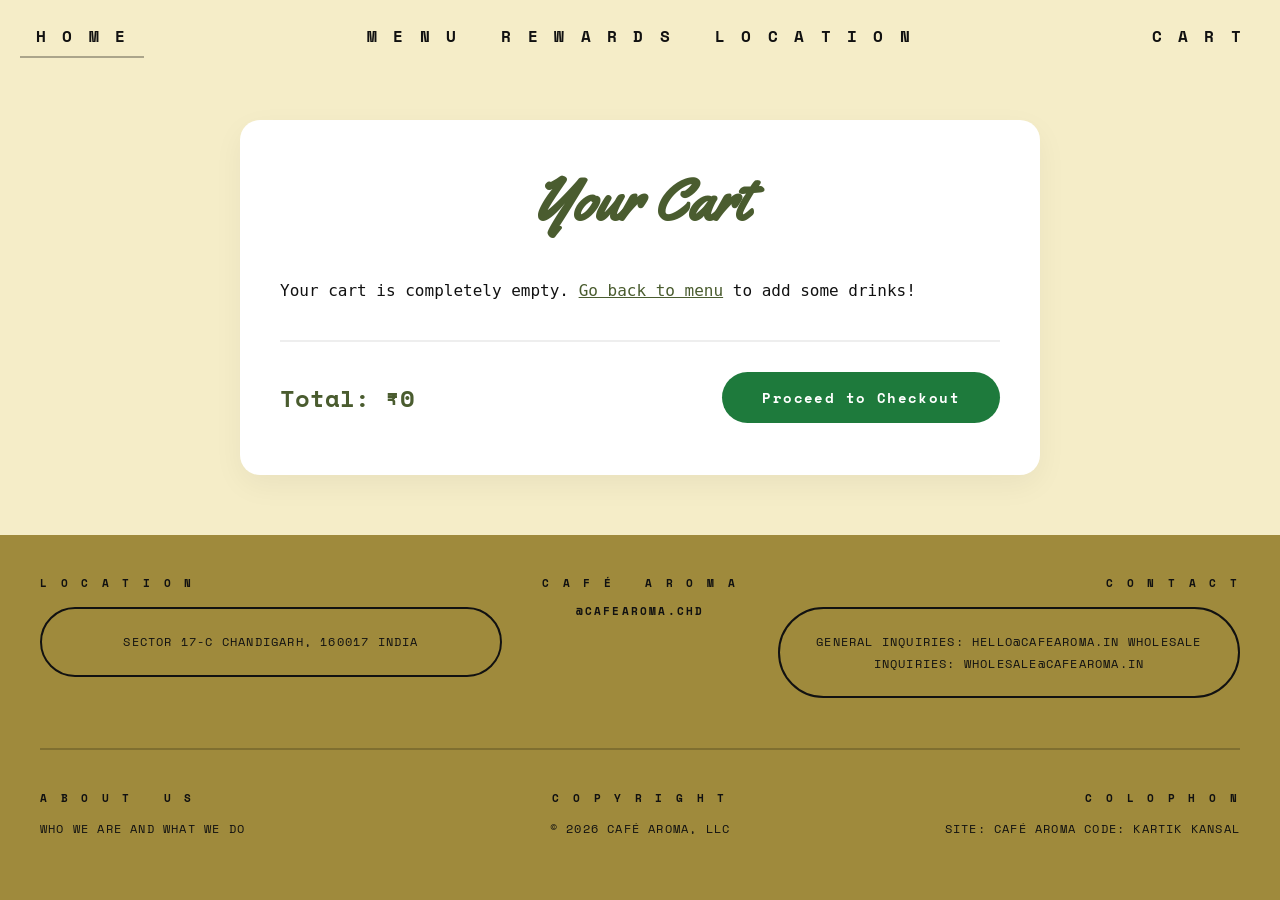
<file: cart.html>
<!DOCTYPE html>
<html lang="en">
<head>
  <meta charset="UTF-8">
  <meta name="viewport" content="width=device-width, initial-scale=1.0">
  <meta name="description" content="Review your selected specialty coffees and proceed to checkout at Café Aroma.">
  <meta name="theme-color" content="#1a1a1a">
  <title>Café Aroma — Cart</title>
  
  <link rel="preconnect" href="https://fonts.googleapis.com">
  <link rel="preconnect" href="https://fonts.gstatic.com" crossorigin>
  <link href="https://fonts.googleapis.com/css2?family=Yellowtail&family=Space+Mono:wght@400;700&display=swap" rel="stylesheet">
  
  <link rel="stylesheet" href="css/navbar.css">
  <link rel="stylesheet" href="css/footer.css">
  
  <style>
    body {
      margin: 0;
      padding: 0;
      background-color: #f5edc8; /* Cream background for cart */
      font-family: 'Space Mono', monospace;
      color: #111;
      display: flex;
      flex-direction: column;
      min-height: 100vh;
    }
    
    .cart-wrapper {
      flex-grow: 1;
      max-width: 800px;
      margin: 120px auto 60px; /* Space for navbar */
      padding: 40px;
      background: #fff;
      border-radius: 20px;
      box-shadow: 0 10px 30px rgba(0,0,0,0.05);
      width: 100%;
      box-sizing: border-box;
    }

    h1 {
      font-family: 'Yellowtail', cursive;
      font-size: 60px;
      color: #4a5c2f;
      margin: 0 0 40px 0;
      text-align: center;
    }
    
    .checkout-row {
      display: flex;
      justify-content: space-between;
      align-items: center;
      margin-top: 40px;
      padding-top: 30px;
      border-top: 2px solid #eee;
    }
    
    .total-price {
      font-size: 24px;
      font-weight: 700;
      color: #4a5c2f;
    }
    
    .checkout-btn {
      background: #1e7a3c;
      color: #fff;
      border: none;
      padding: 15px 40px;
      font-family: 'Space Mono', monospace;
      font-size: 14px;
      font-weight: 700;
      letter-spacing: 0.1em;
      border-radius: 999px;
      cursor: pointer;
      transition: background 0.2s;
    }
    
    .checkout-btn:hover {
      background: #155c2c;
    }

    /* Base styles for JS injected cart rows */
    .cart-item-row { display: flex; align-items: center; justify-content: space-between; }
    .cart-item-left { display: flex; align-items: center; gap: 20px; }
    .cart-item-right { display: flex; align-items: center; gap: 20px; }
    
    @media (max-width: 768px) {
      .cart-wrapper { padding: 30px 20px; margin: 90px auto 40px; }
      h1 { font-size: 40px; }
      
      .cart-item-row { flex-direction: column; align-items: flex-start; gap: 16px; }
      .cart-item-right { width: 100%; justify-content: space-between; border-top: 1px dashed #eee; padding-top: 12px; }
      
      .checkout-row { flex-direction: column; gap: 20px; }
      .checkout-btn { width: 100%; }
    }

    /* Compact cart footer */
    .site-footer {
      min-height: auto;
      padding: 40px 40px;
    }
  </style>
</head>
<body>

  <nav>
    <a class="pill mobile-home-btn" href="index.html">H O M E</a>
    <div class="nav-center" id="mobile-menu">
      <a class="pill hamburger-only" href="index.html">H O M E</a>
      <a class="pill" href="menu.html">M E N U</a>
      <a class="pill" href="rewards.html">R E W A R D S</a>
      <a class="pill" href="index.html#locations">L O C A T I O N</a>
      <a class="pill hamburger-only" href="cart.html">C A R T</a>
    </div>
    <a class="pill desktop-cart" href="cart.html">C A R T</a>
    <button class="hamburger-btn" aria-label="Toggle menu" onclick="document.getElementById('mobile-menu').classList.toggle('menu-open')">☰</button>
  </nav>

  <div class="cart-wrapper">
    <h1>Your Cart</h1>
    
    <!-- JS will populate this container -->
    <div id="cart-page-items">
      <!-- Items go here -->
    </div>
    
    <div class="checkout-row">
      <div class="total-price">Total: <span id="cart-total-price">₹0</span></div>
      <button class="checkout-btn" id="checkout-btn">Proceed to Checkout</button>
    </div>
  </div>

  <!-- FOOTER -->
  <footer class="site-footer">

    <!-- Top row: LOCATION | Brand + Social | CONTACT -->
    <div class="footer-top">

      <!-- Left: Location -->
      <div class="footer-col">
        <span class="footer-label">L O C A T I O N</span>
        <div class="footer-oval">
          <p class="footer-text">SECTOR 17-C
CHANDIGARH, 160017
INDIA</p>
        </div>
      </div>

      <!-- Center: Logo -->
      <div class="footer-col-center">
        <span class="footer-label">C A F &Eacute; &nbsp; A R O M A</span>
        <span class="footer-social">@CAFEAROMA.CHD</span>
      </div>

      <!-- Right: Contact -->
      <div class="footer-col" style="align-items: flex-end;">
        <span class="footer-label">C O N T A C T</span>
        <div class="footer-oval">
          <p class="footer-text">GENERAL INQUIRIES:
HELLO@CAFEAROMA.IN

WHOLESALE INQUIRIES:
WHOLESALE@CAFEAROMA.IN</p>
        </div>
      </div>

    </div>

    <!-- Mid row: About Us | Copyright | Colophon -->
    <div class="footer-mid">
      <div class="footer-mid-col">
        <span class="footer-label">A B O U T &nbsp; U S</span>
        <p class="footer-text" style="text-align:left;">WHO WE ARE AND
WHAT WE DO</p>
      </div>
      <div class="footer-mid-col center">
        <span class="footer-label">C O P Y R I G H T</span>
        <p class="footer-text">&copy; 2026 CAF&Eacute; AROMA, LLC</p>
      </div>
      <div class="footer-mid-col right">
        <span class="footer-label">C O L O P H O N</span>
        <p class="footer-text">SITE: CAFÉ AROMA
          CODE: KARTIK KANSAL</p>
      </div>
    </div>
  </footer>

  <!-- Link the shared cart.js to handle the logic -->
  <script src="js/cart.js"></script>
</body>
</html>
</file>
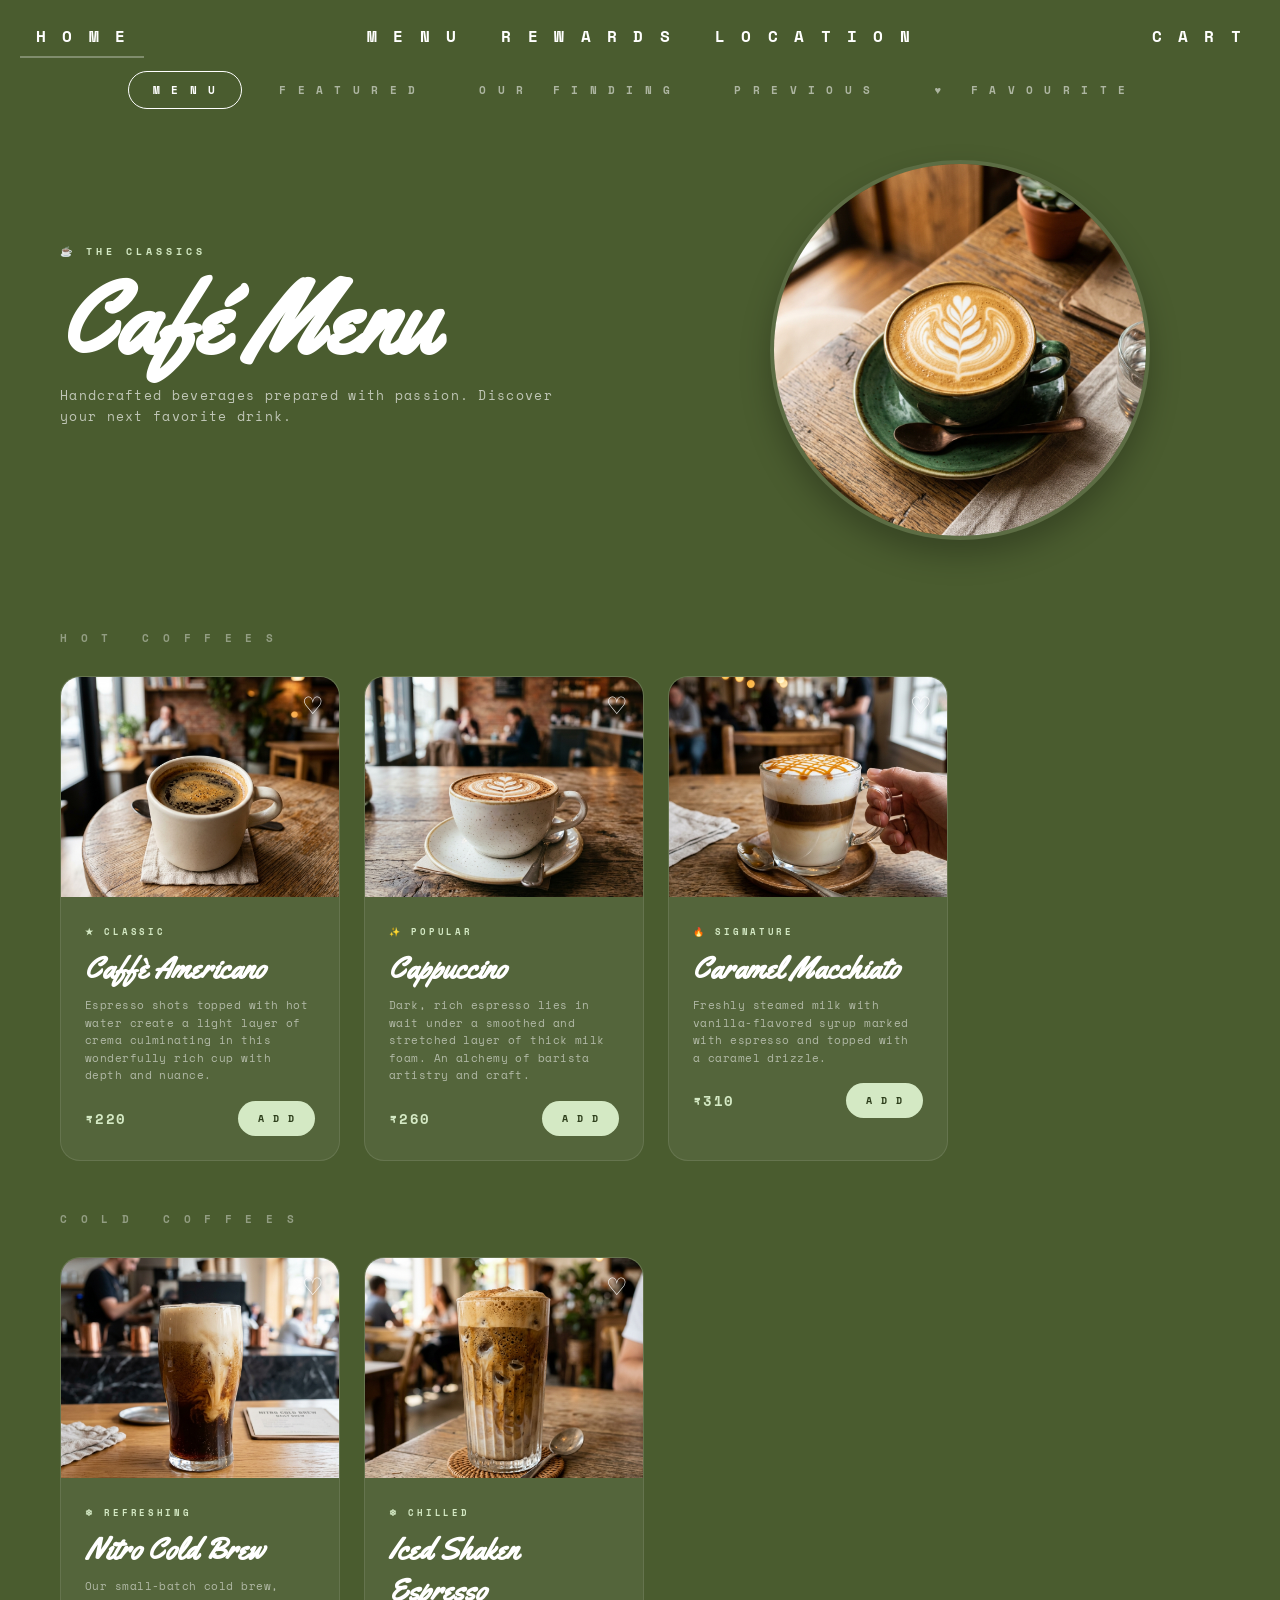
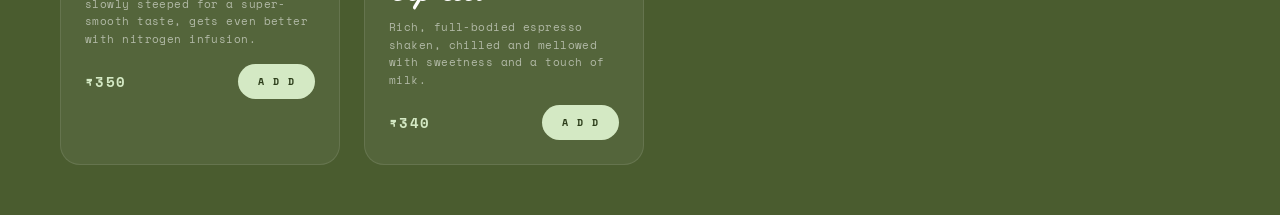
<file: menu.html>
<!DOCTYPE html>

<html lang="en">

<head>
  <!-- Basic Meta Tags (Syllabus: Introduction to HTML) -->
  <meta charset="UTF-8" />
  <meta name="viewport" content="width=device-width, initial-scale=1.0" />
  <meta name="description" content="Explore our menu of specialty hot and cold coffees, featured seasonal drinks, and signature pouches." />
  <meta name="theme-color" content="#1a1a1a" />
  <title>Café Aroma — Menu</title>

  <!-- Google Fonts -->
  <link rel="preconnect" href="https://fonts.googleapis.com" />
  <link rel="preconnect" href="https://fonts.gstatic.com" crossorigin />
  <link href="https://fonts.googleapis.com/css2?family=Yellowtail&family=Space+Mono:wght@400;700&display=swap"
    rel="stylesheet" />

  <!--
    CSS FILES — one per section (easy to find and study!)
    navbar.css      → top navigation bar
    menu-tabs.css   → sub-navigation tabs + tab switching logic
    menu-products.css → product cards (image, name, add button)
    menu-featured.css → featured/finding/previous panel content
    footer.css      → footer at the bottom
  -->
  <link rel="stylesheet" href="css/navbar.css?v=1.1" />
  <link rel="stylesheet" href="css/menu-tabs.css?v=1.1" />
  <link rel="stylesheet" href="css/menu-products.css?v=1.1" />
  <link rel="stylesheet" href="css/menu-featured.css?v=1.1" />
  <link rel="stylesheet" href="css/footer.css?v=1.1" />
</head>

<body>


  <nav>
    <a class="pill mobile-home-btn" href="index.html">H O M E</a>

    <div class="nav-center" id="mobile-menu">
      <a class="pill hamburger-only" href="index.html">H O M E</a>
      <a class="pill" href="#">M E N U</a>
      <a class="pill" href="rewards.html">R E W A R D S</a>
      <a class="pill" href="index.html#locations">L O C A T I O N</a>
      <a class="pill hamburger-only" href="cart.html">C A R T</a>
    </div>

    <a class="pill desktop-cart" href="cart.html">C A R T</a>
    <button class="hamburger-btn" aria-label="Toggle menu"
      onclick="document.getElementById('mobile-menu').classList.toggle('menu-open')">☰</button>
  </nav>

  <!-- TAB CONTROLS (JAVASCRIPT) -->
  <!-- Using Flexbox to arrange the labels side-by-side -->
  <div class="sub-nav">
    <div class="tab-btn active" data-target="panel-menu" data-color="#4a5c2f">M E N U</div>
    <div class="tab-btn" data-target="panel-featured" data-color="#5a7a5a">F E A T U R E D</div>
    <div class="tab-btn" data-target="panel-finding" data-color="#788c8c">O U R &nbsp; F I N D I N G</div>
    <div class="tab-btn" data-target="panel-previous" data-color="#7b5042">P R E V I O U S</div>
    <div class="tab-btn" data-target="panel-fav" data-color="#6c424a">&#9829; &nbsp; F A V O U R I T E</div>
  </div>

  <div class="menu-layout">
    <div class="tab-panels">

      <!-- MENU PANEL (Starbucks-style drinks) -->
      <div class="tab-panel panel-menu active" id="panel-menu">
        <div class="featured-hero">
          <div class="featured-banner">
            <div class="banner-text-col">
              <p class="featured-season-tag" style="color: #d4e9c4;">☕ THE CLASSICS</p>
              <h2 class="featured-banner-title">Café Menu</h2>
              <p class="featured-banner-sub">Handcrafted beverages prepared with passion. Discover your next favorite drink.</p>
            </div>
            <div class="banner-img-col">
              <img src="assets/drinks/menu_latte_art_1779387256110.png" alt="Café Menu" class="banner-circle-img">
            </div>
          </div>

          <div class="featured-drinks-section">
            <p class="featured-drinks-title" style="margin-top: -20px;">H O T &nbsp; C O F F E E S</p>

            <div class="featured-grid" id="hot-coffee-grid">
              <!-- JS will dynamically inject product cards here! -->
            </div>

            <p class="featured-drinks-title" style="margin-top: 50px;">C O L D &nbsp; C O F F E E S</p>
            <div class="featured-grid" id="cold-coffee-grid">
              <!-- JS will dynamically inject product cards here! -->
            </div>
          </div>
        </div>
      </div>

      <!-- FEATURED PANEL (Starbucks seasonal) -->
      <div class="tab-panel panel-featured" id="panel-featured">
        <div class="featured-hero">
          <!-- Big seasonal banner -->
          <div class="featured-banner">
            <div class="banner-text-col">
              <p class="featured-season-tag">☀ SUMMER SERIES 2026</p>
              <h2 class="featured-banner-title">Summer Sips</h2>
              <p class="featured-banner-sub">Sun-kissed drinks crafted to keep you cool. Limited season, unlimited flavour.</p>
              <a href="#" class="featured-order-btn">O R D E R &nbsp; N O W</a>
            </div>
            <div class="banner-img-col">
              <img src="assets/drinks/summer_mango_peach_1779387273424.png" alt="Summer Sips" class="banner-circle-img">
            </div>
          </div>
          <!-- Featured drink cards -->
          <div class="featured-drinks-section">
            <p class="featured-drinks-title">T H I S &nbsp; W E E K ' S &nbsp; P I C K S</p>
            <div class="featured-grid">

              <div class="featured-card" data-id="feat-1">
                <button class="heart-btn"
                  style="position: absolute; top: 15px; right: 15px; background: none; border: none; font-size: 24px; color: #fff; cursor: pointer; text-shadow: 0 2px 4px rgba(0,0,0,0.3); z-index: 10;">♡</button>
                <img class="featured-card-img" src="assets/drinks/mango_cold_brew_1779306848768.png"
                  alt="Mango Cold Brew">
                <div class="featured-card-body">
                  <p class="featured-card-tag">&#9733; STAFF FAVOURITE</p>
                  <h3 class="featured-card-title">Mango Cold Brew</h3>
                  <p class="featured-card-desc">Slow-steeped cold brew shaken with real mango purée and a hint of
                    chilli. Dangerously refreshing.</p>
                  <div class="featured-card-footer">
                    <span class="featured-card-price">&#8377; 340</span>
                    <button class="featured-card-btn add-to-cart-btn" data-id="feat-1" data-name="Mango Cold Brew"
                      data-price="340">A D D</button>
                  </div>
                </div>
              </div>

              <div class="featured-card" data-id="feat-2">
                <button class="heart-btn"
                  style="position: absolute; top: 15px; right: 15px; background: none; border: none; font-size: 24px; color: #fff; cursor: pointer; text-shadow: 0 2px 4px rgba(0,0,0,0.3); z-index: 10;">♡</button>
                <img class="featured-card-img" src="assets/drinks/lavender_latte_1779307028256.png"
                  alt="Lavender Latte">
                <div class="featured-card-body">
                  <p class="featured-card-tag">&#128293; TRENDING</p>
                  <h3 class="featured-card-title">Lavender Latte</h3>
                  <p class="featured-card-desc">Oat milk latte with house-made lavender syrup and a dusting of dried
                    lavender buds on top.</p>
                  <div class="featured-card-footer">
                    <span class="featured-card-price">&#8377; 310</span>
                    <button class="featured-card-btn add-to-cart-btn" data-id="feat-2" data-name="Lavender Latte"
                      data-price="310">A D D</button>
                  </div>
                </div>
              </div>

            </div>
          </div>
        </div>
      </div>

      <!-- OUR FINDING PANEL — Coffee Pouches -->
      <div class="tab-panel panel-finding" id="panel-finding">
        <div class="featured-hero">
          <div class="featured-banner">
            <div class="banner-text-col">
              <p class="featured-season-tag" style="color: #d4e9c4;">🌾 OUR SIGNATURE BLENDS</p>
              <h2 class="featured-banner-title" style="font-size: clamp(40px, 8vw, 80px); line-height: 1.1;">Our Finding</h2>
              <p class="featured-banner-sub">Explore our premium, curated coffee beans and signature blends roasted to perfection.</p>
            </div>
            <div class="banner-img-col">
              <img src="assets/drinks/our_finding_blend_1779387289369.png" alt="Signature Blends" class="banner-circle-img">
            </div>
          </div>
          <div class="featured-drinks-section" style="padding: 0 40px; background: transparent;">
            <!-- Reuse the existing shop grid with pouches -->
            <div class="shop-grid" style="padding: 0; overflow-x: auto; margin-top: 20px;">

            <div class="product-card" id="finding-french-vanilla" data-id="find-1" style="position:relative;">
              <button class="heart-btn"
                style="position: absolute; top: 15px; right: 15px; background: none; border: none; font-size: 24px; color: #fff; cursor: pointer; text-shadow: 0 2px 4px rgba(0,0,0,0.3); z-index: 10;">♡</button>
              <div class="product-img-wrap">

                <img src="french-vanilla.jpeg" alt="French Vanilla Ground Coffee" />
              </div>
              <div class="product-info">
                <p class="product-name">French Vanilla</p>
                <div class="product-size-row">
                  <button class="size-btn"><svg viewBox="0 0 24 24">
                      <polyline points="6 9 12 15 18 9" />
                    </svg>12 OZ &#8377;1,499</button>
                </div>
                <div class="product-action-row">
                  <div class="combined-add-btn">
                    <div class="qty-control">
                      <button class="qty-btn" onclick="changeQty(this,-1)">&#8722;</button>
                      <span class="qty-num" id="qty-find-1">1</span>
                      <button class="qty-btn" onclick="changeQty(this,1)">+</button>
                    </div>
                    <div class="qty-divider"></div>
                    <button class="add-btn-text add-to-cart-btn" data-id="find-1" data-name="French Vanilla"
                      data-price="1499">A D D</button>
                  </div>
                </div>
              </div>
            </div>

            <div class="product-card" id="finding-hazelnut-vanilla" data-id="find-2" style="position:relative;">
              <button class="heart-btn"
                style="position: absolute; top: 15px; right: 15px; background: none; border: none; font-size: 24px; color: #fff; cursor: pointer; text-shadow: 0 2px 4px rgba(0,0,0,0.3); z-index: 10;">♡</button>
              <div class="product-img-wrap">
                <img src="hazelnut-vanilla.jpeg" alt="Hazelnut Vanilla Ground Coffee" />
              </div>
              <div class="product-info">
                <p class="product-name">Hazelnut Vanilla</p>
                <div class="product-size-row">
                  <button class="size-btn"><svg viewBox="0 0 24 24">
                      <polyline points="6 9 12 15 18 9" />
                    </svg>12 OZ &#8377;1,499</button>
                </div>
                <div class="product-action-row">
                  <div class="combined-add-btn">
                    <div class="qty-control">
                      <button class="qty-btn" onclick="changeQty(this,-1)">&#8722;</button>
                      <span class="qty-num" id="qty-find-2">1</span>
                      <button class="qty-btn" onclick="changeQty(this,1)">+</button>
                    </div>
                    <div class="qty-divider"></div>
                    <button class="add-btn-text add-to-cart-btn" data-id="find-2" data-name="Hazelnut Vanilla"
                      data-price="1499">A D D</button>
                  </div>
                </div>
              </div>
            </div>

            <div class="product-card" id="finding-hazelnut-roast" data-id="find-3" style="position:relative;">
              <button class="heart-btn"
                style="position: absolute; top: 15px; right: 15px; background: none; border: none; font-size: 24px; color: #fff; cursor: pointer; text-shadow: 0 2px 4px rgba(0,0,0,0.3); z-index: 10;">♡</button>
              <div class="product-img-wrap">
                <img src="hazelnut-roast.jpeg" alt="Hazelnut Roast Ground Coffee" />
              </div>
              <div class="product-info">
                <p class="product-name">Hazelnut Roast</p>
                <div class="product-size-row">
                  <button class="size-btn"><svg viewBox="0 0 24 24">
                      <polyline points="6 9 12 15 18 9" />
                    </svg>12 OZ &#8377;1,649</button>
                </div>
                <div class="product-action-row">
                  <div class="combined-add-btn">
                    <div class="qty-control">
                      <button class="qty-btn" onclick="changeQty(this,-1)">&#8722;</button>
                      <span class="qty-num" id="qty-find-3">1</span>
                      <button class="qty-btn" onclick="changeQty(this,1)">+</button>
                    </div>
                    <div class="qty-divider"></div>
                    <button class="add-btn-text add-to-cart-btn" data-id="find-3" data-name="Hazelnut Roast"
                      data-price="1649">A D D</button>
                  </div>
                </div>
              </div>
            </div>

            <div class="product-card" id="finding-original-roast" data-id="find-4" style="position:relative;">
              <button class="heart-btn"
                style="position: absolute; top: 15px; right: 15px; background: none; border: none; font-size: 24px; color: #fff; cursor: pointer; text-shadow: 0 2px 4px rgba(0,0,0,0.3); z-index: 10;">♡</button>
              <div class="product-img-wrap">
                <img src="original-roast.jpeg" alt="Original Roast Ground Coffee" />
              </div>
              <div class="product-info">
                <p class="product-name">Original Roast</p>
                <div class="product-size-row">
                  <button class="size-btn"><svg viewBox="0 0 24 24">
                      <polyline points="6 9 12 15 18 9" />
                    </svg>12 OZ &#8377;1,499</button>
                </div>
                <div class="product-action-row">
                  <div class="combined-add-btn">
                    <div class="qty-control">
                      <button class="qty-btn" onclick="changeQty(this,-1)">&#8722;</button>
                      <span class="qty-num" id="qty-find-4">1</span>
                      <button class="qty-btn" onclick="changeQty(this,1)">+</button>
                    </div>
                    <div class="qty-divider"></div>
                    <button class="add-btn-text add-to-cart-btn" data-id="find-4" data-name="Original Roast"
                      data-price="1499">A D D</button>
                  </div>
                </div>
              </div>
            </div>
          </div>
        </div>
      </div>

      </div>

      <!-- PREVIOUS PANEL -->
      <div class="tab-panel panel-previous" id="panel-previous">
        <div class="featured-hero">
          <div class="featured-banner">
            <div class="banner-text-col">
              <h2 class="featured-banner-title" style="font-size: clamp(40px, 8vw, 80px); line-height: 1.1;">Past Orders</h2>
              <p class="featured-banner-sub">Your previous orders will appear here. Reorder your favorites with one tap.</p>
              <a href="#" class="featured-order-btn" style="color: #7b5042;">E X P L O R E &nbsp; M E N U</a>
            </div>
            <div class="banner-img-col">
              <img src="assets/drinks/past_orders_cozy_1779387308735.png" alt="Past Orders" class="banner-circle-img">
            </div>
          </div>
          <div class="featured-drinks-section" style="min-height: 40vh; background: transparent;">
            <div class="featured-grid" id="previous-grid">
              <!-- JS will inject previous orders here -->
            </div>
          </div>
        </div>
      </div>

      <!-- FAVOURITE PANEL -->
      <div class="tab-panel panel-fav" id="panel-fav">
        <div class="featured-hero">
          <div class="featured-banner">
            <div class="banner-text-col">
              <h2 class="featured-banner-title" style="font-size: clamp(40px, 8vw, 80px); line-height: 1.1;">Your Favorites</h2>
              <p class="featured-banner-sub">Tap the heart on any item to save it here for quick access later.</p>
              <a href="#" class="featured-order-btn" style="color: #6c424a;">E X P L O R E &nbsp; M E N U</a>
            </div>
            <div class="banner-img-col">
              <img src="assets/drinks/fav_white_mocha_1779387327189.png" alt="Your Favorites" class="banner-circle-img">
            </div>
          </div>
          <div class="featured-drinks-section" style="min-height: 40vh; background: transparent;">
            <div class="featured-grid" id="fav-grid">
              <!-- JS will inject favorite orders here -->
            </div>
          </div>
        </div>
      </div>

    </div>
  </div>

  <!-- JAVASCRIPT IMPORTS (Syllabus: Connecting external scripts) -->
  <script src="js/menu-data.js"></script>
  <script src="js/previous-orders.js"></script>
  <script src="js/tabs.js"></script>
  <script src="js/cart.js"></script>
  <script src="js/favorites.js"></script>
</body>

</html>
</file>
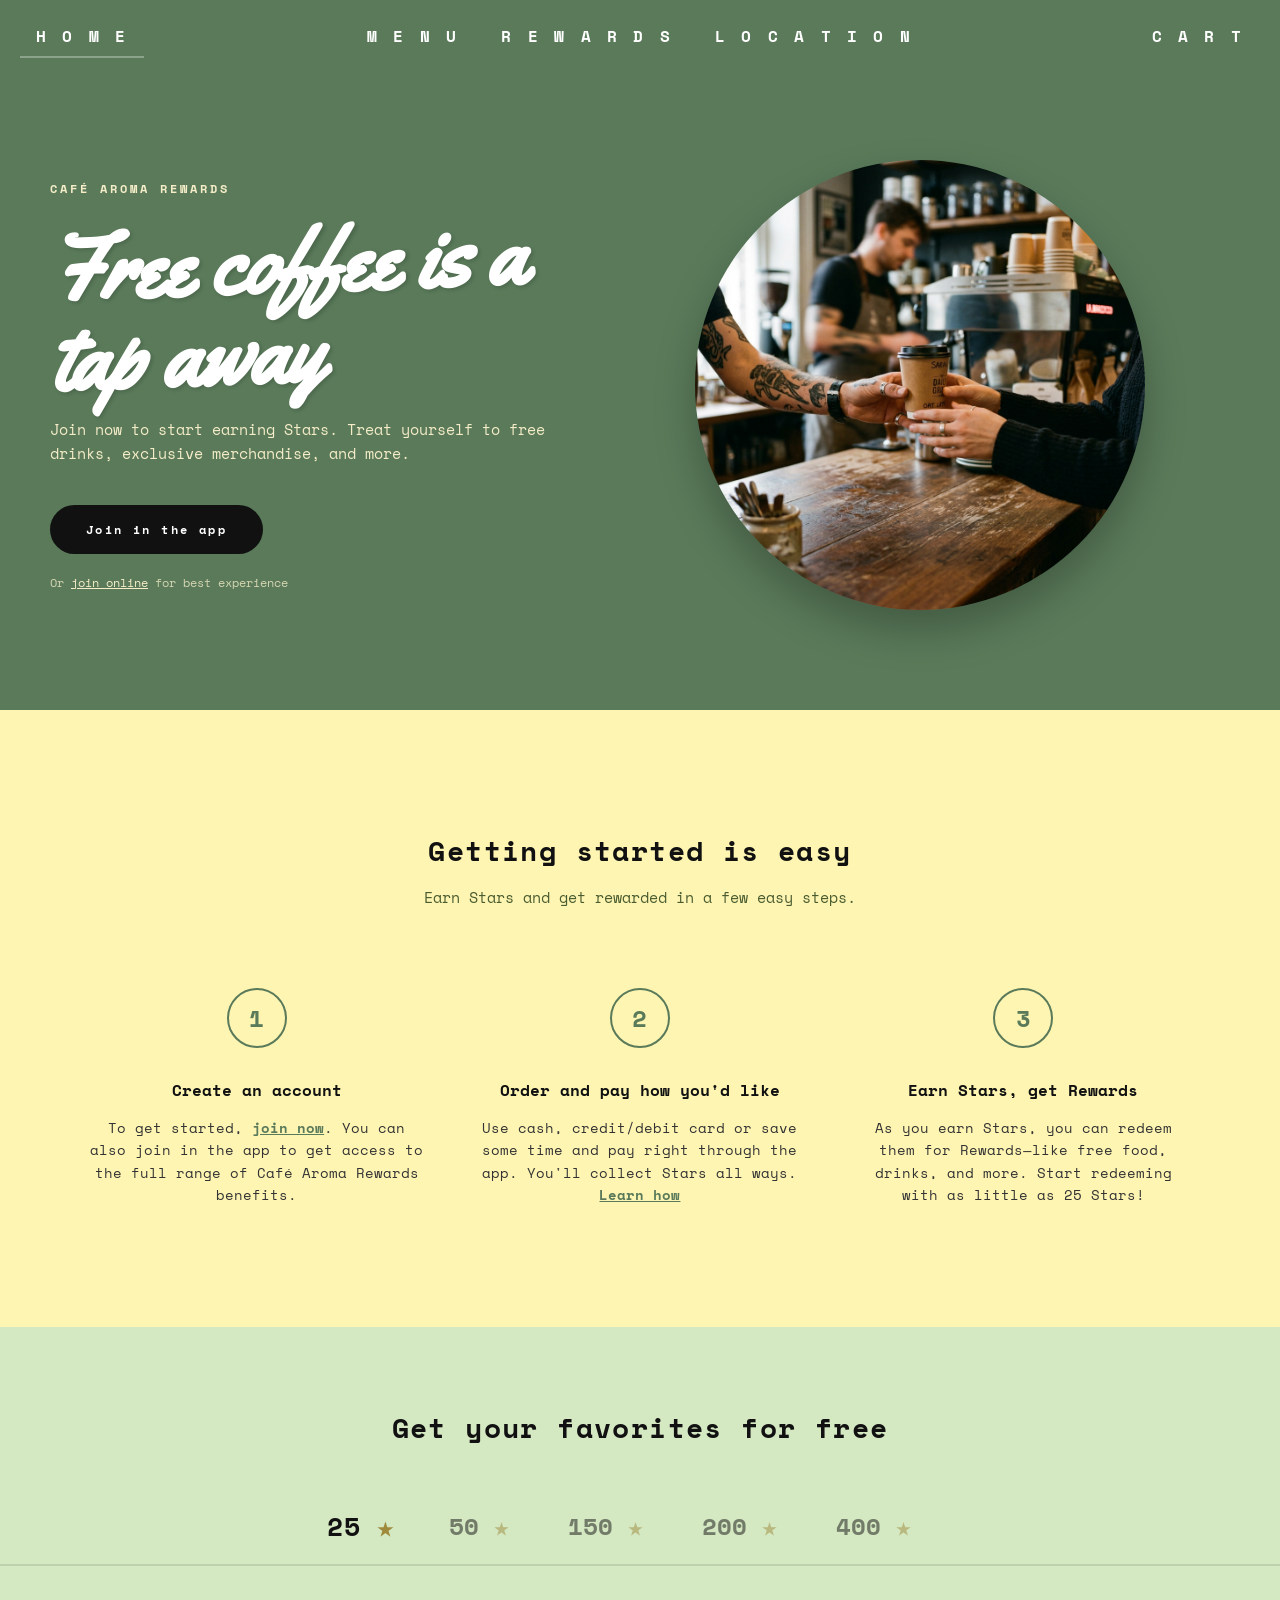
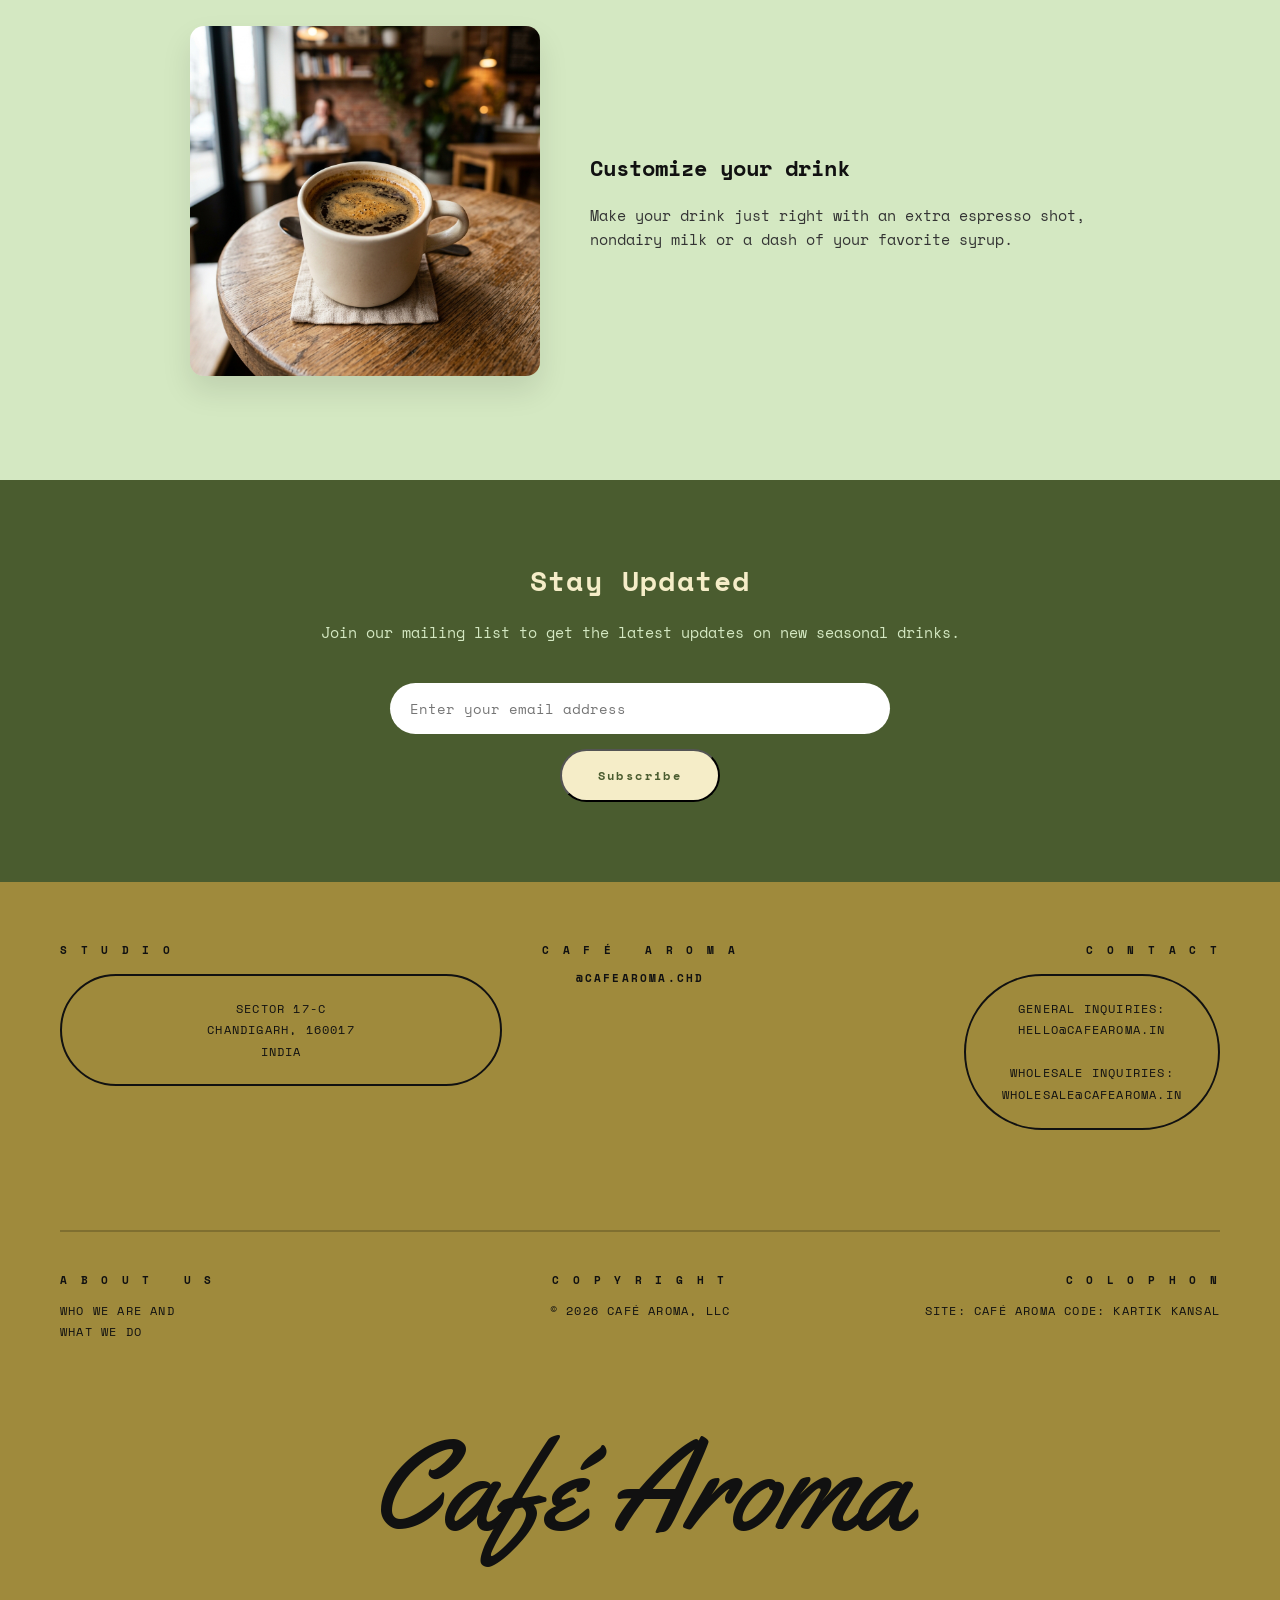
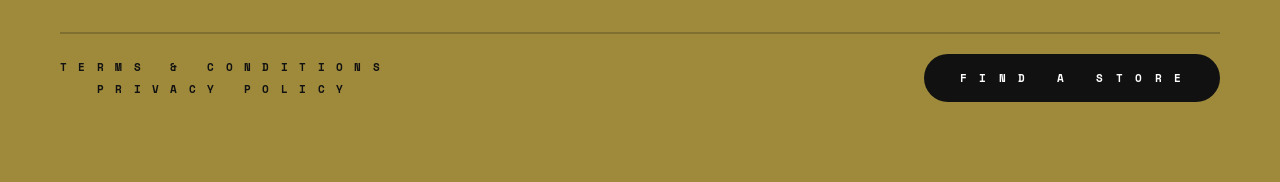
<file: rewards.html>
<!DOCTYPE html>
<html lang="en">

<head>
  <meta charset="UTF-8" />
  <meta name="viewport" content="width=device-width, initial-scale=1.0" />
  <meta name="description" content="Earn points and unlock exclusive perks with the Café Aroma rewards program." />
  <meta name="theme-color" content="#1a1a1a" />
  <title>Café Aroma — Rewards</title>

  <!-- Google Fonts -->
  <link rel="preconnect" href="https://fonts.googleapis.com" />
  <link rel="preconnect" href="https://fonts.gstatic.com" crossorigin />
  <link href="https://fonts.googleapis.com/css2?family=Yellowtail&family=Space+Mono:wght@400;700&display=swap"
    rel="stylesheet" />

  <!--
    CSS FILES
    navbar.css      → top navigation bar
    rewards.css     → rewards page layout (hero, steps, interactive tabs)
    footer.css      → unified site footer
  -->
  <link rel="stylesheet" href="css/navbar.css" />
  <link rel="stylesheet" href="css/rewards.css" />
  <link rel="stylesheet" href="css/footer.css" />
</head>


<body>

  <!-- NAVIGATION -->
  <nav>
    <a class="pill mobile-home-btn" href="index.html">H O M E</a>
    <div class="nav-center" id="mobile-menu">
      <a class="pill hamburger-only" href="index.html">H O M E</a>
      <a class="pill" href="menu.html">M E N U</a>
      <a class="pill" href="rewards.html">R E W A R D S</a>
      <a class="pill" href="index.html#locations">L O C A T I O N</a>
      <a class="pill hamburger-only" href="cart.html">C A R T</a>
    </div>
    <a class="pill desktop-cart" href="cart.html">C A R T</a>
    <button class="hamburger-btn" aria-label="Toggle menu"
      onclick="document.getElementById('mobile-menu').classList.toggle('menu-open')">☰</button>
  </nav>

  <!-- REWARDS HERO -->
  <section class="hero-rewards">
    <div class="hero-text-col">
      <p class="rewards-season">CAF&Eacute; AROMA REWARDS</p>
      <h1 class="rewards-title">Free coffee is a tap away</h1>
      <p class="rewards-subtitle">Join now to start earning Stars. Treat yourself to free drinks, exclusive merchandise,
        and more.</p>
      <a href="#" class="join-btn">Join in the app</a>
      <p class="rewards-login">Or <a href="#">join online</a> for best experience</p>
    </div>
    <div class="hero-img-col">
      <img src="assets/drinks/rewards_hero_bg_1779308086908.png" alt="Handing over coffee" class="hero-circle-img">
    </div>
  </section>

  <!-- HOW IT WORKS -->
  <section class="how-it-works">
    <div class="hiw-header">
      <h2 class="section-label">Getting started is easy</h2>
      <p class="section-sublabel">Earn Stars and get rewarded in a few easy steps.</p>
    </div>
    <div class="steps-grid">
      <div class="step-card">
        <div class="step-number">1</div>
        <h3 class="step-title">Create an account</h3>
        <p class="step-desc">To get started, <a href="#">join now</a>. You can also join in the app to get access to the
          full range of Café Aroma Rewards benefits.</p>
      </div>
      <div class="step-card">
        <div class="step-number">2</div>
        <h3 class="step-title">Order and pay how you'd like</h3>
        <p class="step-desc">Use cash, credit/debit card or save some time and pay right through the app. You'll collect
          Stars all ways. <a href="#">Learn how</a></p>
      </div>
      <div class="step-card">
        <div class="step-number">3</div>
        <h3 class="step-title">Earn Stars, get Rewards</h3>
        <p class="step-desc">As you earn Stars, you can redeem them for Rewards—like free food, drinks, and more. Start
          redeeming with as little as 25 Stars!</p>
      </div>
    </div>
  </section>

  <!-- GET YOUR FAVORITES (JAVASCRIPT TABS) -->
  <section class="favorites-section">
    <h2 class="section-label center">Get your favorites for free</h2>

    <!-- Tab Navigation (The Star Numbers) -->
    <div class="star-nav-container">
      <div class="star-nav">
        <!-- data-target matches the ID of the panel to show -->
        <div class="star-tab active" data-target="panel-25">25 <span class="star-icon">★</span></div>
        <div class="star-tab" data-target="panel-50">50 <span class="star-icon">★</span></div>
        <div class="star-tab" data-target="panel-150">150 <span class="star-icon">★</span></div>
        <div class="star-tab" data-target="panel-200">200 <span class="star-icon">★</span></div>
        <div class="star-tab" data-target="panel-400">400 <span class="star-icon">★</span></div>
        <div class="tab-indicator"></div>
      </div>
    </div>

    <!-- Tab Content Panels -->
    <div class="star-content-container">

      <!-- Panel 25 (Active by default) -->
      <div class="star-panel active" id="panel-25">
        <div class="panel-img-wrap"><img src="assets/drinks/americano_1779306724447.png" alt="Espresso Shot"></div>
        <div class="panel-text">
          <h3>Customize your drink</h3>
          <p>Make your drink just right with an extra espresso shot, nondairy milk or a dash of your favorite syrup.</p>
        </div>
      </div>

      <div class="star-panel" id="panel-50">
        <div class="panel-img-wrap"><img src="assets/drinks/cappuccino_1779306743726.png" alt="Brewed Coffee"></div>
        <div class="panel-text">
          <h3>Brewed hot or iced coffee or tea, bakery item, packaged snack and more</h3>
          <p>Treat yourself to an iced coffee, buttery croissant, bag of chips and more.</p>
        </div>
      </div>

      <div class="star-panel" id="panel-150">
        <div class="panel-img-wrap"><img src="assets/drinks/caramel_macchiato_1779306756833.png"
            alt="Handcrafted Drink"></div>
        <div class="panel-text">
          <h3>Handcrafted drink (Cold Brew, lattes and more) or hot breakfast</h3>
          <p>Turn good mornings great with a delicious handcrafted drink of your choice, breakfast sandwich or oatmeal
            on us.</p>
        </div>
      </div>

      <div class="star-panel" id="panel-200">
        <div class="panel-img-wrap"><img src="assets/drinks/iced_shaken_espresso_1779306835976.png"
            alt="Lunch Sandwich"></div>
        <div class="panel-text">
          <h3>Lunch sandwich, protein box or salad</h3>
          <p>Nourish your day with a hearty Chipotle Chicken Wrap or Eggs & Cheese Protein Box.</p>
        </div>
      </div>

      <div class="star-panel" id="panel-400">
        <div class="panel-img-wrap"><img src="assets/drinks/nitro_cold_brew_1779306815886.png" alt="Coffee Beans"></div>
        <div class="panel-text">
          <h3>Select Café Aroma merchandise or at-home coffee</h3>
          <p>Take home a signature cup, drink tumbler or your choice of Café Aroma packaged coffee.</p>
        </div>
      </div>

    </div>
  </section>

  <!-- NEWSLETTER SIGNUP FORM (For Form Validation L27-30) -->
  <section class="newsletter-section" style="background-color: #4a5c2f; padding: 80px 50px; text-align: center;">
    <h2 class="section-label" style="color: #f5edc8; margin-bottom: 20px;">Stay Updated</h2>
    <p class="section-sublabel" style="color: #d4e8c2; margin-bottom: 40px;">Join our mailing list to get the latest
      updates on new seasonal drinks.</p>

    <form id="newsletter-form"
      style="max-width: 500px; margin: 0 auto; display: flex; flex-direction: column; align-items: center; gap: 15px;">
      <input type="text" id="email-input" placeholder="Enter your email address"
        style="width: 100%; padding: 15px 20px; font-family: 'Space Mono', monospace; font-size: 14px; border-radius: 999px; border: none; outline: none;">
      <!-- This paragraph is hidden by default and will be used by JS to show errors -->
      <p id="email-error"
        style="color: #ff4b4b; font-family: 'Space Mono', monospace; font-size: 12px; display: none; margin: 0;"></p>

      <button type="submit" class="join-btn" style="background-color: #f5edc8; color: #4a5c2f;">Subscribe</button>
    </form>
  </section>

  <!-- FOOTER (Unified from footer.css) -->
  <footer class="site-footer">
    <div class="footer-top">
      <div class="footer-col">
        <span class="footer-label">S T U D I O</span>
        <div class="footer-oval">
          <p class="footer-text">SECTOR 17-C<br>CHANDIGARH, 160017<br>INDIA</p>
        </div>
      </div>
      <div class="footer-col-center">
        <span class="footer-label">C A F &Eacute; &nbsp; A R O M A</span>
        <span class="footer-social">@CAFEAROMA.CHD</span>
      </div>
      <div class="footer-col" style="align-items: flex-end;">
        <span class="footer-label">C O N T A C T</span>
        <div class="footer-oval">
          <p class="footer-text">GENERAL INQUIRIES:<br>HELLO@CAFEAROMA.IN<br><br>WHOLESALE
            INQUIRIES:<br>WHOLESALE@CAFEAROMA.IN</p>
        </div>
      </div>
    </div>

    <div class="footer-mid">
      <div class="footer-mid-col">
        <span class="footer-label">A B O U T &nbsp; U S</span>
        <p class="footer-text" style="text-align:left;">WHO WE ARE AND<br>WHAT WE DO</p>
      </div>
      <div class="footer-mid-col center">
        <span class="footer-label">C O P Y R I G H T</span>
        <p class="footer-text">&copy; 2026 CAF&Eacute; AROMA, LLC</p>
      </div>
      <div class="footer-mid-col right">
        <span class="footer-label">C O L O P H O N</span>
        <p class="footer-text">SITE: CAFÉ AROMA
          CODE: KARTIK KANSAL</p>
      </div>
    </div>

    <div class="footer-big-name">Caf&eacute; Aroma</div>

    <div class="footer-bottom">
      <div class="footer-bottom-links">
        <a href="#" class="footer-bottom-link">T E R M S &nbsp; &amp; &nbsp; C O N D I T I O N S</a>
        <a href="#" class="footer-bottom-link">P R I V A C Y &nbsp; P O L I C Y</a>
      </div>
      <a href="#" class="footer-btn">F I N D &nbsp; A &nbsp; S T O R E</a>
    </div>
  </footer>

  <!-- JavaScript Files -->
  <script src="js/tabs.js"></script>
  <script src="js/validation.js"></script>
  <script src="js/cart.js"></script>
</body>

</html>
</file>
<file: css/navbar.css>
/* ============================================================
   navbar.css — Navigation Bar (shared by ALL pages)
   Topic: Flexbox (Lecture 19-21), Position (Lecture 16-18)
   ============================================================ */

/* Remove default margin and padding from EVERY element */
* {
  margin: 0;      /* no outside spacing */
  padding: 0;     /* no inside spacing */
  box-sizing: border-box; /* padding won't increase element's total size */
}

/* The <nav> tag — sticks to the very top of the screen */
nav {
  position: fixed;          /* fixed = stays at top even when you scroll */
  top: 0;                   /* distance from top of screen = 0 */
  left: 0;                  /* starts from left edge */
  right: 0;                 /* stretches to right edge */
  display: flex;            /* Flexbox: put children side by side */
  justify-content: space-between; /* HOME on far left, CART on far right */
  align-items: center;      /* vertically center the links */
  padding: 16px 20px;       /* 16px top/bottom, 20px left/right */
  z-index: 100;             /* stays on top of all other sections */
  background-color: transparent; /* see-through background */
  transition: top 0.3s ease, background-color 0.3s ease, transform 0.3s ease; /* smooth colour fade when scrolling */
}

/* Added by JS when scrolling down to hide the navbar */
nav.nav-hidden {
  transform: translateY(-100%);
}

/* The middle group (MENU, REWARDS, LOCATION) */
.nav-center {
  display: flex;            /* puts middle links side by side */
  gap: 10px;                /* 10px gap between each middle link */
  position: absolute;       /* removes it from normal flow */
  left: 50%;                /* move to horizontal centre */
  transform: translateX(-50%); /* nudge left by half its own width — perfect centering */
}

/* Style for every navigation link (HOME, MENU, REWARDS, etc.) */
.pill {
  background-color: transparent; /* no background */
  color: #000;                   /* absolute black text */
  font-family: 'Space Mono', monospace; /* typewriter font */
  font-size: 16px;               /* increased from 13px */
  font-weight: 700;              /* bold */
  letter-spacing: 0.2em;        /* slightly tighter for a more solid look */
  padding: 8px 16px;            /* inside spacing */
  text-decoration: none;         /* removes underline from link */
  border-bottom: 2px solid transparent; /* transparent border to prevent layout shifts */
  transition: all 0.2s ease;     /* smooth transition for all properties */
}

/* When mouse hovers over any pill link */
.pill:hover {
  color: #000;   /* absolute black color */
  transform: translateY(-2px); /* slight lift on hover to show interaction */
  border-bottom: 2px solid #000; /* bold underline effect on hover */
}

/* ── HAMBURGER MENU BUTTON ── */
.hamburger-btn {
  display: none; /* hidden on desktop */
  background: none;
  border: none;
  font-size: 24px;
  cursor: pointer;
  color: #111;
  z-index: 200;
}

/* Hide links that are duplicated inside the mobile menu on desktop */
.hamburger-only {
  display: none;
}

/* ── RESPONSIVE DESIGN (Syllabus: Media Queries) ── */
@media (max-width: 768px) {
  /* Show hamburger button */
  .hamburger-btn {
    display: block;
  }
  
  /* Hide standard pills */
  nav > .pill { display: none; }
  
  /* The center links turn into a fullscreen overlay */
  .nav-center {
    display: flex;
    flex-direction: column;
    justify-content: center;
    align-items: center;
    position: fixed;
    top: -100vh; /* hidden above the screen initially */
    left: 0;
    right: 0;
    height: 100vh;
    background: rgba(245, 237, 200, 0.98); /* warm cream overlay */
    transform: none; /* reset desktop center transform */
    transition: top 0.4s cubic-bezier(0.77, 0, 0.175, 1);
    z-index: 150;
    gap: 40px;
  }
  
  /* When the 'menu-open' class is added via JavaScript, slide down! */
  .nav-center.menu-open {
    top: 0;
  }
  
  /* Make the links huge in the overlay */
  .nav-center .pill {
    font-size: 24px;
    opacity: 1;
    display: block; /* ensure hamburger-only links show here */
  }
  
  /* Keep the cart button visible on the right, but next to the hamburger?
     Actually, let's keep CART in the overlay, and just show Logo/Home and Hamburger on nav bar */
  .mobile-home-btn {
    display: block !important; /* Force home to show */
    font-size: 16px;
    font-family: 'Yellowtail', cursive;
    text-transform: none;
    letter-spacing: normal;
  }
  
  /* Hide the desktop cart button */
  .desktop-cart {
    display: none !important;
  }
}

/* ── NAVBAR SCROLL GLASSMORPHISM EFFECT ── */
nav.nav-scrolled {
  background-color: transparent !important;
  backdrop-filter: none !important;
  -webkit-backdrop-filter: none !important;
  box-shadow: none !important;
}

/* ── DYNAMIC BACKGROUND INHERITED STYLES ── */
nav.nav-theme-dark .pill {
  color: #fff;
}

nav.nav-theme-dark .pill:hover {
  color: #fff;
  border-bottom-color: #fff;
}

nav.nav-theme-dark .hamburger-btn {
  color: #fff;
}

nav.nav-theme-dark .mobile-home-btn {
  border-color: rgba(255, 255, 255, 0.3);
}


nav.nav-theme-light .pill {
  color: #111;
}

nav.nav-theme-light .pill:hover {
  color: #111;
  border-bottom-color: #111;
}

nav.nav-theme-light .hamburger-btn {
  color: #111;
}

nav.nav-theme-light .mobile-home-btn {
  border-color: rgba(0, 0, 0, 0.3);
}


/* On mobile menu overlay, make sure pills are always dark */
@media (max-width: 768px) {
  .nav-center.menu-open .pill {
    color: #111 !important;
  }
}
</file>
<file: css/footer.css>
/* ============================================================
   footer.css — Footer Section (Gold/Mustard, Big Brand Name)
   Topic: Flexbox (Lecture 19-21), Box Model (Lecture 16-18)
   ============================================================ */

/* The entire footer section */
.site-footer {
  background-color: #9f8a3c; /* mustard gold colour */
  padding: 60px 60px 50px;   /* top: 60, sides: 60, bottom: 50 */
  min-height: 100vh;          /* at least full screen tall */
  display: flex;
  flex-direction: column;     /* stack: top row → big name → middle → bottom row */
  justify-content: space-between; /* spreads sections top to bottom */
  flex-shrink: 0;
}

/* TOP ROW: Location | Café Aroma | Contact */
.footer-top {
  display: flex;
  justify-content: space-between; /* three columns spread across */
  align-items: flex-start;        /* aligned to the top */
  gap: 40px;
  margin-bottom: 50px;
}

/* Each of the three columns in the top row */
.footer-col {
  display: flex;
  flex-direction: column; /* items stack vertically */
  gap: 16px;              /* space between label and oval */
  flex: 1;                /* each column takes equal share of width */
}

/* The centre column (brand name + social) */
.footer-col-center {
  display: flex;
  flex-direction: column;
  align-items: center; /* centre everything horizontally */
  gap: 12px;
}

/* The pill-shaped location/contact boxes */
.footer-oval {
  border: 2px solid #111;  /* dark border */
  border-radius: 999px;    /* very large radius = oval shape */
  padding: 22px 36px;      /* comfortable inside space */
  display: inline-block;   /* shrinks to fit content, respects padding */
}

/* Small spaced-out heading labels (e.g. "L O C A T I O N") */
.footer-label {
  font-family: 'Space Mono', monospace;
  font-size: 11px;
  font-weight: 700;
  letter-spacing: 0.3em;   /* very wide letter spacing for a spaced-out look */
  color: #111;
  text-transform: uppercase;
}

/* The address / contact text inside ovals */
.footer-text {
  font-family: 'Space Mono', monospace;
  font-size: 12px;
  letter-spacing: 0.1em;
  line-height: 1.8;       /* generous line spacing for readability */
  color: #111;
  text-align: center;
}

/* The social handle "@CAFEAROMA.CHD" */
.footer-social {
  font-family: 'Space Mono', monospace;
  font-size: 11px;
  font-weight: 700;
  letter-spacing: 0.2em;
  color: #111;
}

/* MIDDLE ROW: About Us | Copyright | Colophon */
.footer-mid {
  display: flex;
  justify-content: space-between;
  gap: 40px;
  padding-top: 40px;
  border-top: 2px solid rgba(0,0,0,0.2); /* thin separator line */
  margin-bottom: 20px;
}

/* Each column inside the middle row */
.footer-mid-col {
  display: flex;
  flex-direction: column;
  gap: 12px;
  flex: 1;
}

/* Centre column variant */
.footer-mid-col.center {
  align-items: center;
  text-align: center;
}

/* Right column variant */
.footer-mid-col.right {
  align-items: flex-end; /* pushes children to the right edge */
  text-align: right;
}

/* The giant "Café Aroma" brush script — main visual of the footer */
.footer-big-name {
  font-family: 'Yellowtail', cursive;
  font-size: clamp(60px, 10vw, 130px); /* huge, scales with screen */
  color: #111;
  text-align: center;
  line-height: 1;
  padding: 10px 0 30px;
}

/* BOTTOM BAR: Links on the left */
.footer-bottom {
  display: flex;
  align-items: center;
  justify-content: space-between;
  padding: 20px 0 30px;
  border-top: 2px solid rgba(0,0,0,0.2); /* thin separator */
}

/* Stacked links (Terms & Conditions, Privacy Policy) */
.footer-bottom-links {
  display: flex;
  flex-direction: column;
  align-items: center;
  gap: 6px;
}

/* Each link at the bottom */
.footer-bottom-link {
  font-family: 'Space Mono', monospace;
  font-size: 11px;
  font-weight: 700;
  letter-spacing: 0.2em;
  color: #111;
  text-decoration: none; /* remove underline */
}

/* Underline appears only on hover */
.footer-bottom-link:hover { text-decoration: underline; }

/* The solid black button on the right (e.g. "FIND A STORE") */
.footer-btn {
  background-color: #111;
  color: #fff;
  font-family: 'Space Mono', monospace;
  font-size: 11px;
  font-weight: 700;
  letter-spacing: 0.25em;
  padding: 16px 36px;
  border-radius: 999px; /* pill shape */
  text-decoration: none;
  transition: background-color 0.2s;
}

.footer-btn:hover { background-color: #333; }

/* ── RESPONSIVE DESIGN (Syllabus: Media Queries) ── */
@media (max-width: 768px) {
  .site-footer {
    padding: 40px 20px 90px 20px; /* added bottom padding to clear the fixed ticker */
  }

  .footer-text {
    word-wrap: break-word;
    overflow-wrap: break-word;
  }
  
  .footer-top {
    flex-direction: column;
    align-items: center;
    gap: 40px;
  }
  
  .footer-col {
    align-items: center !important;
  }
  
  .footer-mid {
    flex-direction: column;
    align-items: center;
    gap: 30px;
  }
  
  .footer-mid-col, .footer-mid-col.right {
    align-items: center;
    text-align: center;
  }
  
  .footer-text {
    text-align: center !important;
  }
  
  .footer-bottom {
    flex-direction: column;
    gap: 30px;
  }
}
</file>
<file: css/menu-tabs.css>
/* =====================================================
   menu-tabs.css — Tab Navigation & Panel Switching
   Syllabus Topics: CSS Selectors (L13-15), Transitions (L25-26),
                    Flexbox (L19-21), Display Property (L16-18)
   ===================================================== */

/* ── SUB NAVIGATION BAR ──
   Positioned below the main nav using Flexbox */
.sub-nav {
  position: fixed;
  top: 55px;           /* Sits just below the main nav */
  left: 0;
  right: 0;
  z-index: 90;
  background: transparent;
  display: flex;       /* Flexbox arranges labels side by side */
  justify-content: center;
  gap: 12px;
  padding: 16px 30px;
  transition: transform 0.3s ease;
}

/* Added by JS when scrolling down to move the subnav up to the very top */
.sub-nav.nav-hidden {
  transform: translateY(-55px);
}

/* No radio buttons needed — JavaScript will handle the tabs */

/* Default tab button style */
.tab-btn {
  font-family: 'Space Mono', monospace;
  font-size: 11px;
  font-weight: 700;
  letter-spacing: 0.2em;
  color: rgba(17, 17, 17, 0.5);
  padding: 10px 24px;
  border-radius: 999px;
  cursor: pointer;
  border: 1.5px solid transparent;
  transition: all 0.25s ease;  /* Smooth hover animation — Syllabus L25-26 */
  white-space: nowrap;
  user-select: none;
}

.tab-btn:hover {
  color: #111;
  border-color: rgba(17, 17, 17, 0.1);
}

/* ── ACTIVE TAB HIGHLIGHT ──
   Syllabus: CSS Classes (L13-15)
   JavaScript will add this .active class to the clicked tab button. */
.tab-btn.active {
  color: #111;
  background: transparent;
  border-color: #111;
}

/* ── DYNAMIC BACKGROUND COLOR ──
   We previously used body:has() here. Now, JavaScript will 
   directly change document.body.style.backgroundColor to match the tab! */

/* ── TAB PANELS ──
   All panels are hidden by default using display: none (L16-18).
   JavaScript will add the .active class to make the selected panel visible. */
.tab-panel { display: none; }
.tab-panel.active { display: block; }

/* Layout wrapper — needed for the sibling selector trick above */
.menu-layout {
  width: 100%;
}

.tab-panels {
  width: 100%;
}

/* ── RESPONSIVE DESIGN (Syllabus: Media Queries) ── */
@media (max-width: 768px) {
  .sub-nav {
    justify-content: flex-start; /* align left for scrolling */
    overflow-x: auto;
    padding: 16px 20px;
    -ms-overflow-style: none;  /* hide scrollbar */
    scrollbar-width: none;     /* hide scrollbar */
  }
  
  .sub-nav::-webkit-scrollbar {
    display: none;
  }
}

/* ── DARK BACKGROUND TAB SWITCHES ── */
body.dark-bg .tab-btn {
  color: rgba(255, 255, 255, 0.55);
}

body.dark-bg .tab-btn:hover {
  color: #fff;
  border-color: rgba(255, 255, 255, 0.2);
}

body.dark-bg .tab-btn.active {
  color: #fff;
  border-color: #fff;
  background: transparent;
}
</file>
<file: css/menu-products.css>
/* =====================================================
   menu-products.css — Shop/Product Card Styles
   Syllabus Topics: Flexbox (L19-21), Box Model (L16-18),
                    Transitions & Animations (L25-26)
   ===================================================== */

/* ── HORIZONTAL SCROLL PRODUCT GRID ──
   Flexbox with overflow-x creates a horizontal scrollable shelf */
.shop-grid {
  display: flex;
  gap: 20px;
  align-items: center;
  overflow-x: auto;           /* Allows horizontal scrolling */
  scroll-snap-type: x mandatory;
  padding: 70px 40px 100px 50px;
  width: 100%;
  -ms-overflow-style: none;   /* Hide scrollbar in IE */
  scrollbar-width: none;      /* Hide scrollbar in Firefox */
}

.shop-grid::-webkit-scrollbar {
  display: none;              /* Hide scrollbar in Chrome/Safari */
}

/* ── INDIVIDUAL PRODUCT CARD ──
   flex: 0 0 460px means: don't grow, don't shrink, be exactly 460px wide */
.product-card {
  display: flex;
  flex-direction: column;
  gap: 16px;
  cursor: pointer;
  background: none;
  overflow: visible;
  box-shadow: none;
  transition: transform 0.35s cubic-bezier(0.34, 1.56, 0.64, 1); /* Bouncy animation */
  flex: 0 0 460px;
  max-width: 90vw;
  scroll-snap-align: center;
  align-items: center;
}

.product-card:hover {
  transform: translateY(-4px); /* Lifts card on hover */
}

/* Image container */
.product-img-wrap {
  background-color: transparent;
  overflow: visible;
  width: 100%;
  height: 360px;
  display: flex;
  align-items: flex-end;
  justify-content: center;
}

.product-img-wrap img {
  width: 100%;
  height: 100%;
  object-fit: contain;
  object-position: center bottom;
  transition: transform 0.4s ease, filter 0.4s ease;
  filter: drop-shadow(0 16px 32px rgba(0,0,0,0.28));
  transform: scale(1.45);     /* Large scale for dramatic visual effect */
  transform-origin: bottom center;
}

.product-card:hover .product-img-wrap img {
  transform: scale(1.5);
  filter: drop-shadow(0 20px 36px rgba(0,0,0,0.32));
}

/* Product info block */
.product-info {
  display: flex;
  flex-direction: column;
  gap: 14px;
  padding: 0;
  align-items: center;
  text-align: center;
  width: 75%;
}

.product-name {
  font-family: 'Space Mono', monospace;
  font-size: 16px;
  font-weight: 700;
  letter-spacing: 0.15em;
  color: #111;
  text-transform: uppercase;
}

/* Size selector row */
.product-size-row {
  display: flex;
  align-items: center;
  width: 100%;
}

.size-btn {
  display: flex;
  align-items: center;
  justify-content: center;
  gap: 6px;
  background-color: transparent;
  color: #111;
  font-family: 'Space Mono', monospace;
  font-size: 13px;
  font-weight: 700;
  letter-spacing: 0.1em;
  padding: 10px 18px;
  border-radius: 999px;
  border: 1.5px solid #111;
  cursor: pointer;
  transition: background-color 0.2s, color 0.2s;
  width: 100%;
}

.size-btn:hover {
  background-color: #111;
  color: #fff;
}

.size-btn svg {
  width: 12px;
  height: 12px;
  stroke: currentColor;
  stroke-width: 2.5;
  fill: none;
}

/* Quantity + Add to Cart combined button */
.product-action-row {
  display: flex;
  align-items: center;
  width: 100%;
}

.combined-add-btn {
  display: flex;
  align-items: center;
  justify-content: space-between;
  background-color: #111;
  border-radius: 999px;
  padding: 6px 16px;
  width: 100%;
  box-sizing: border-box;
}

.combined-add-btn .qty-control {
  display: flex;
  align-items: center;
  gap: 12px;
}

.combined-add-btn .qty-btn {
  background: none;
  border: none;
  color: #fff;
  font-family: 'Space Mono', monospace;
  font-size: 16px;
  font-weight: 700;
  cursor: pointer;
  display: flex;
  align-items: center;
  justify-content: center;
  padding: 4px;
}

.combined-add-btn .qty-num {
  font-family: 'Space Mono', monospace;
  font-size: 13px;
  font-weight: 700;
  color: #fff;
  min-width: 12px;
  text-align: center;
}

.combined-add-btn .qty-divider {
  width: 1.5px;
  height: 18px;
  background-color: rgba(255,255,255,0.3);
  margin: 0 4px;
}

.combined-add-btn .add-btn-text {
  background: none;
  border: none;
  color: #fff;
  font-family: 'Space Mono', monospace;
  font-size: 13px;
  font-weight: 700;
  letter-spacing: 0.15em;
  cursor: pointer;
  padding: 4px;
}

/* ── RESPONSIVE DESIGN (Syllabus: Media Queries) ── */
@media (max-width: 768px) {
  .shop-grid {
    padding: 70px 20px 80px 20px;
  }
  
  .product-card {
    flex: 0 0 300px; /* shrink card width so part of the next one shows, inviting scroll */
    max-width: 85vw;
  }
  
  .product-img-wrap {
    height: 280px;
  }
  
  .product-info {
    width: 90%;
  }
}

/* ── DARK BACKGROUND PRODUCT CARD STYLES ── */
body.dark-bg .product-name {
  color: #fff;
}

body.dark-bg .size-btn {
  color: #fff;
  border-color: #fff;
}

body.dark-bg .size-btn:hover {
  background-color: #fff;
  color: #111;
}
</file>
<file: css/menu-featured.css>
/* =====================================================
   menu-featured.css — Featured, Finding, Panel Styles
   Syllabus Topics: Flexbox (L19-21), Background (L16-18),
                    Gradients & Pseudo-elements (L22-23)
   ===================================================== */

/* ── FEATURED HERO WRAPPER ── */
.featured-hero {
  background: transparent;
  min-height: 100vh;
}

/* ── FEATURED BANNER (Top part of each panel) ── */
.featured-banner {
  background: transparent;
  padding: 160px 60px 60px; /* Top padding clears fixed nav + sub-nav */
  position: relative;
  overflow: hidden;
  display: flex;
  flex-wrap: wrap;
  align-items: center;
  justify-content: space-between;
  gap: 40px;
}

.banner-text-col {
  flex: 1.2;
  min-width: 300px;
  max-width: 600px;
}

.banner-img-col {
  flex: 0.8;
  min-width: 300px;
  display: flex;
  justify-content: center;
  align-items: center;
}

.banner-circle-img {
  width: 100%;
  max-width: 380px;
  aspect-ratio: 1/1;
  object-fit: cover;
  border-radius: 50%;
  box-shadow: 0 15px 30px rgba(0, 0, 0, 0.25);
  border: 4px solid rgba(255, 255, 255, 0.1);
  transition: transform 0.3s ease, box-shadow 0.3s ease;
}

.banner-circle-img:hover {
  transform: scale(1.03) rotate(2deg);
  box-shadow: 0 20px 40px rgba(0, 0, 0, 0.35);
}

/* Season/category tag above title */
.featured-season-tag {
  font-family: 'Space Mono', monospace;
  font-size: 10px;
  font-weight: 700;
  letter-spacing: 0.4em;
  color: #8fd47a;
  margin-bottom: 16px;
}

/* Large display title */
.featured-banner-title {
  font-family: 'Yellowtail', cursive;
  font-size: 100px;      /* Large display heading */
  color: #fff;
  line-height: 0.9;
  margin-bottom: 20px;
}

/* Subtitle text */
.featured-banner-sub {
  font-family: 'Space Mono', monospace;
  font-size: 13px;
  color: rgba(255,255,255,0.65);
  letter-spacing: 0.1em;
  max-width: 500px;
  line-height: 1.6;
  margin-bottom: 30px;
}

/* CTA Button */
.featured-order-btn {
  display: inline-block;
  background: #fff;
  color: #1e3a2f;
  font-family: 'Space Mono', monospace;
  font-size: 11px;
  font-weight: 700;
  letter-spacing: 0.2em;
  padding: 14px 32px;
  border-radius: 999px;
  text-decoration: none;
  transition: background 0.2s;
}

.featured-order-btn:hover {
  background: #d4e9c4;
}

/* ── DRINKS SECTION (below the banner) ── */
.featured-drinks-section {
  padding: 50px 60px;
  background: transparent;
}

/* Section sub-label */
.featured-drinks-title {
  font-family: 'Space Mono', monospace;
  font-size: 11px;
  font-weight: 700;
  letter-spacing: 0.3em;
  color: rgba(255,255,255,0.4);
  margin-bottom: 30px;
}

/* ── DRINK CARDS GRID ──
   Flexbox with flex-wrap creates a responsive multi-column layout */
.featured-grid {
  display: flex;
  flex-wrap: wrap;     /* Cards wrap to next row on smaller screens */
  gap: 24px;
  max-width: 1200px;
}

/* Individual drink card */
.featured-card {
  position: relative;    /* Needed so the heart icon (position:absolute) stays inside the card */
  background: rgba(255,255,255,0.06);
  border: 1px solid rgba(255,255,255,0.1);
  border-radius: 20px;
  overflow: hidden;
  cursor: pointer;
  transition: transform 0.3s ease, box-shadow 0.3s ease;
  width: 280px;         /* Fixed width; flex-wrap handles rows */
}

.featured-card:hover {
  transform: translateY(-8px);
  box-shadow: 0 20px 40px rgba(0,0,0,0.3);
  border-color: rgba(143,212,122,0.3);
}

/* Card image */
.featured-card-img {
  width: 100%;
  height: 220px;
  object-fit: cover;
}

/* Card content body */
.featured-card-body {
  padding: 24px;
}

/* Small category label */
.featured-card-tag {
  font-family: 'Space Mono', monospace;
  font-size: 9px;
  font-weight: 700;
  letter-spacing: 0.3em;
  color: #8fd47a;
  margin-bottom: 10px;
}

/* Drink title */
.featured-card-title {
  font-family: 'Yellowtail', cursive;
  font-size: 30px;
  color: #fff;
  margin-bottom: 8px;
}

/* Drink description */
.featured-card-desc {
  font-family: 'Space Mono', monospace;
  font-size: 11px;
  color: rgba(255,255,255,0.55);
  line-height: 1.6;
  letter-spacing: 0.04em;
  margin-bottom: 16px;
}

/* Price + button row — Flexbox with space-between */
.featured-card-footer {
  display: flex;
  align-items: center;
  justify-content: space-between;
}

.featured-card-price {
  font-family: 'Space Mono', monospace;
  font-size: 14px;
  font-weight: 700;
  color: #d4e9c4;
  letter-spacing: 0.1em;
}

.featured-card-btn {
  background: #1e7a3c;
  color: #fff;
  font-family: 'Space Mono', monospace;
  font-size: 10px;
  font-weight: 700;
  letter-spacing: 0.15em;
  padding: 10px 20px;
  border-radius: 999px;
  border: none;
  cursor: pointer;
  transition: background 0.2s;
}

.featured-card-btn:hover {
  background: #155c2c;
}

/* ── OUR FINDING SECTION ── */
.finding-section {
  background: #788c8c;
  min-height: 100vh;
  padding: 160px 40px 60px 40px;
}

.finding-title {
  font-family: 'Yellowtail', cursive;
  font-size: 80px;
  color: #fef5b3;
  margin-bottom: 6px;
}

.finding-sub {
  font-family: 'Space Mono', monospace;
  font-size: 12px;
  letter-spacing: 0.2em;
  color: rgba(255,255,255,0.65);
  margin-bottom: 50px;
}

/* ── RESPONSIVE DESIGN ──
   Syllabus: Media Queries (L24) */
@media (max-width: 768px) {
  .featured-banner-title { font-size: 60px; }
  .featured-banner {
    padding: 120px 20px 40px;
    flex-direction: column;
    text-align: center;
    gap: 30px;
  }
  .banner-text-col {
    max-width: 100%;
  }
  .banner-img-col {
    width: 100%;
  }
  .banner-circle-img {
    max-width: 280px;
  }
  .featured-drinks-section { padding: 30px; }
  .featured-card { width: 100%; }
  .finding-title { font-size: 50px; }
}
</file>
<file: css/rewards.css>
/* =====================================================
   rewards.css — Starbucks-Style Rewards Page
   Syllabus Topics: Flexbox (L19-21), CSS Selectors (L13-15),
   Transitions (L25-26), Form Elements/Radio Hack (L10-12)
   ===================================================== */

/* ── BASE STYLES ── */
html, body {
  background-color: #fef5b3; /* Pale yellow/cream background for clean look */
  color: #111;
  min-height: 100vh;
  display: flex;
  flex-direction: column;
}

/* ── REWARDS HERO (Sage Green) ── */
.hero-rewards {
  padding: 160px 50px 100px 50px;
  background-color: #5a7a5a; /* Distinct Sage Green background */
  display: flex;
  flex-wrap: wrap;
  align-items: center;
  justify-content: center;
  gap: 60px;
}

.hero-text-col {
  flex: 1;
  min-width: 300px;
  max-width: 500px;
}

.rewards-season {
  font-family: 'Space Mono', monospace;
  font-size: 12px;
  font-weight: 700;
  letter-spacing: 0.25em;
  color: #f5edc8; /* Cream */
  margin-bottom: 20px;
}

.rewards-title {
  font-family: 'Yellowtail', cursive;
  font-size: clamp(60px, 8vw, 90px);
  color: #fff;
  line-height: 1;
  margin-bottom: 20px;
  text-shadow: 2px 2px 4px rgba(0,0,0,0.15);
  transform: rotate(-2deg);
}

.rewards-subtitle {
  font-family: 'Space Mono', monospace;
  font-size: 15px;
  color: #f5edc8;
  line-height: 1.6;
  margin-bottom: 40px;
}

/* Sleek dark pill button */
.join-btn {
  display: inline-block;
  background: #111;
  color: #fff;
  font-family: 'Space Mono', monospace;
  font-size: 12px;
  font-weight: 700;
  letter-spacing: 0.2em;
  padding: 16px 36px;
  border-radius: 999px;
  text-decoration: none;
  transition: background-color 0.2s, transform 0.2s;
}

.join-btn:hover {
  background-color: #333;
  transform: translateY(-2px);
}

.rewards-login {
  font-family: 'Space Mono', monospace;
  font-size: 12px;
  color: rgba(245, 237, 200, 0.8);
  margin-top: 20px;
}

.rewards-login a {
  color: #f5edc8;
  text-decoration: underline;
}

.hero-img-col {
  flex: 1;
  min-width: 300px;
  display: flex;
  justify-content: center;
}

.hero-circle-img {
  width: 100%;
  max-width: 450px;
  aspect-ratio: 1/1;
  object-fit: cover;
  border-radius: 50%;
  box-shadow: 0 20px 40px rgba(0,0,0,0.25);
}

/* ── HOW IT WORKS (Cream Background) ── */
.how-it-works {
  padding: 120px 50px;
  background-color: #fef5b3; /* Same as body */
  text-align: center;
}

.hiw-header {
  margin-bottom: 80px;
}

.section-label {
  font-family: 'Space Mono', monospace;
  font-size: 28px;
  font-weight: 700;
  color: #111;
  letter-spacing: 0.05em;
  margin-bottom: 15px;
}

.section-sublabel {
  font-family: 'Space Mono', monospace;
  font-size: 15px;
  color: #4a5c2f; /* Olive */
}

/* The 1-2-3 Steps Grid */
.steps-grid {
  display: flex;
  flex-wrap: wrap;
  justify-content: center;
  gap: 50px;
  max-width: 1100px;
  margin: 0 auto;
}

.step-card {
  flex: 1;
  min-width: 280px;
  display: flex;
  flex-direction: column;
  align-items: center;
}

/* The beautiful circled numbers instead of emojis */
.step-number {
  width: 60px;
  height: 60px;
  border: 2px solid #5a7a5a; /* Sage Green */
  color: #5a7a5a;
  border-radius: 50%;
  display: flex;
  align-items: center;
  justify-content: center;
  font-family: 'Space Mono', monospace;
  font-size: 24px;
  font-weight: 700;
  margin-bottom: 30px;
}

.step-title {
  font-family: 'Space Mono', monospace;
  font-size: 16px;
  font-weight: 700;
  color: #111;
  margin-bottom: 15px;
}

.step-desc {
  font-family: 'Space Mono', monospace;
  font-size: 14px;
  line-height: 1.6;
  color: #333;
}

.step-desc a {
  color: #5a7a5a; /* Sage Green */
  text-decoration: underline;
  font-weight: 700;
}

/* ── FAVORITES INTERACTIVE TABS (Light Sage Background) ── 
   Syllabus: Form Elements & Radio Buttons (L10-12), Pseudo-classes (L22-23) */
.favorites-section {
  background-color: #d4e8c2; /* Light Sage Green */
  padding: 80px 0 0 0; /* Padding top only, bottom handles itself */
}

.section-label.center {
  text-align: center;
  margin-bottom: 50px;
}

/* No radio buttons needed, JavaScript handles this */

/* The Tab Bar Container */
.star-nav-container {
  display: flex;
  justify-content: center;
  border-bottom: 2px solid rgba(0,0,0,0.1);
  padding-bottom: 10px;
  margin-bottom: 60px;
  position: relative;
}

.star-nav {
  display: flex;
  gap: 40px;
  position: relative;
}

/* The clickable star level tabs */
.star-tab {
  font-family: 'Space Mono', monospace;
  font-size: 24px;
  font-weight: 700;
  color: #111;
  cursor: pointer;
  padding: 10px;
  opacity: 0.5;
  transition: opacity 0.3s, transform 0.3s;
}

.star-icon {
  font-size: 16px;
  color: #9f8a3c; /* Gold star */
}

.star-tab:hover {
  opacity: 0.8;
}

/* JavaScript will add this .active class to the clicked tab label */
.star-tab.active {
  opacity: 1;
  transform: scale(1.1);
}

/* The content area below the tabs */
.star-content-container {
  background-color: #d4e8c2; /* Same as section */
  display: flex;
  justify-content: center;
  padding: 0 50px 100px 50px;
}

/* All panels hidden by default */
.star-panel {
  display: none;
  align-items: center;
  justify-content: center;
  gap: 50px;
  max-width: 900px;
  animation: fadeIn 0.5s ease;
}

@keyframes fadeIn {
  from { opacity: 0; transform: translateY(10px); }
  to { opacity: 1; transform: translateY(0); }
}

/* JavaScript will add the .active class to make the selected panel visible */
.star-panel.active {
  display: flex;
}

.panel-img-wrap {
  flex: 1;
  max-width: 350px;
}

.panel-img-wrap img {
  width: 100%;
  height: auto;
  border-radius: 14px;
  box-shadow: 0 15px 30px rgba(0,0,0,0.1);
}

.panel-text {
  flex: 1;
}

.panel-text h3 {
  font-family: 'Space Mono', monospace;
  font-size: 22px;
  font-weight: 700;
  color: #111;
  margin-bottom: 20px;
  line-height: 1.3;
}

.panel-text p {
  font-family: 'Space Mono', monospace;
  font-size: 15px;
  line-height: 1.6;
  color: #333;
}

/* ── RESPONSIVE DESIGN (L24) ── */
@media (max-width: 768px) {
  .hero-rewards { padding: 120px 30px 60px 30px; text-align: center; }
  .star-nav { gap: 15px; }
  .star-tab { font-size: 18px; }
  .star-panel { flex-direction: column; text-align: center; }
}
</file>
